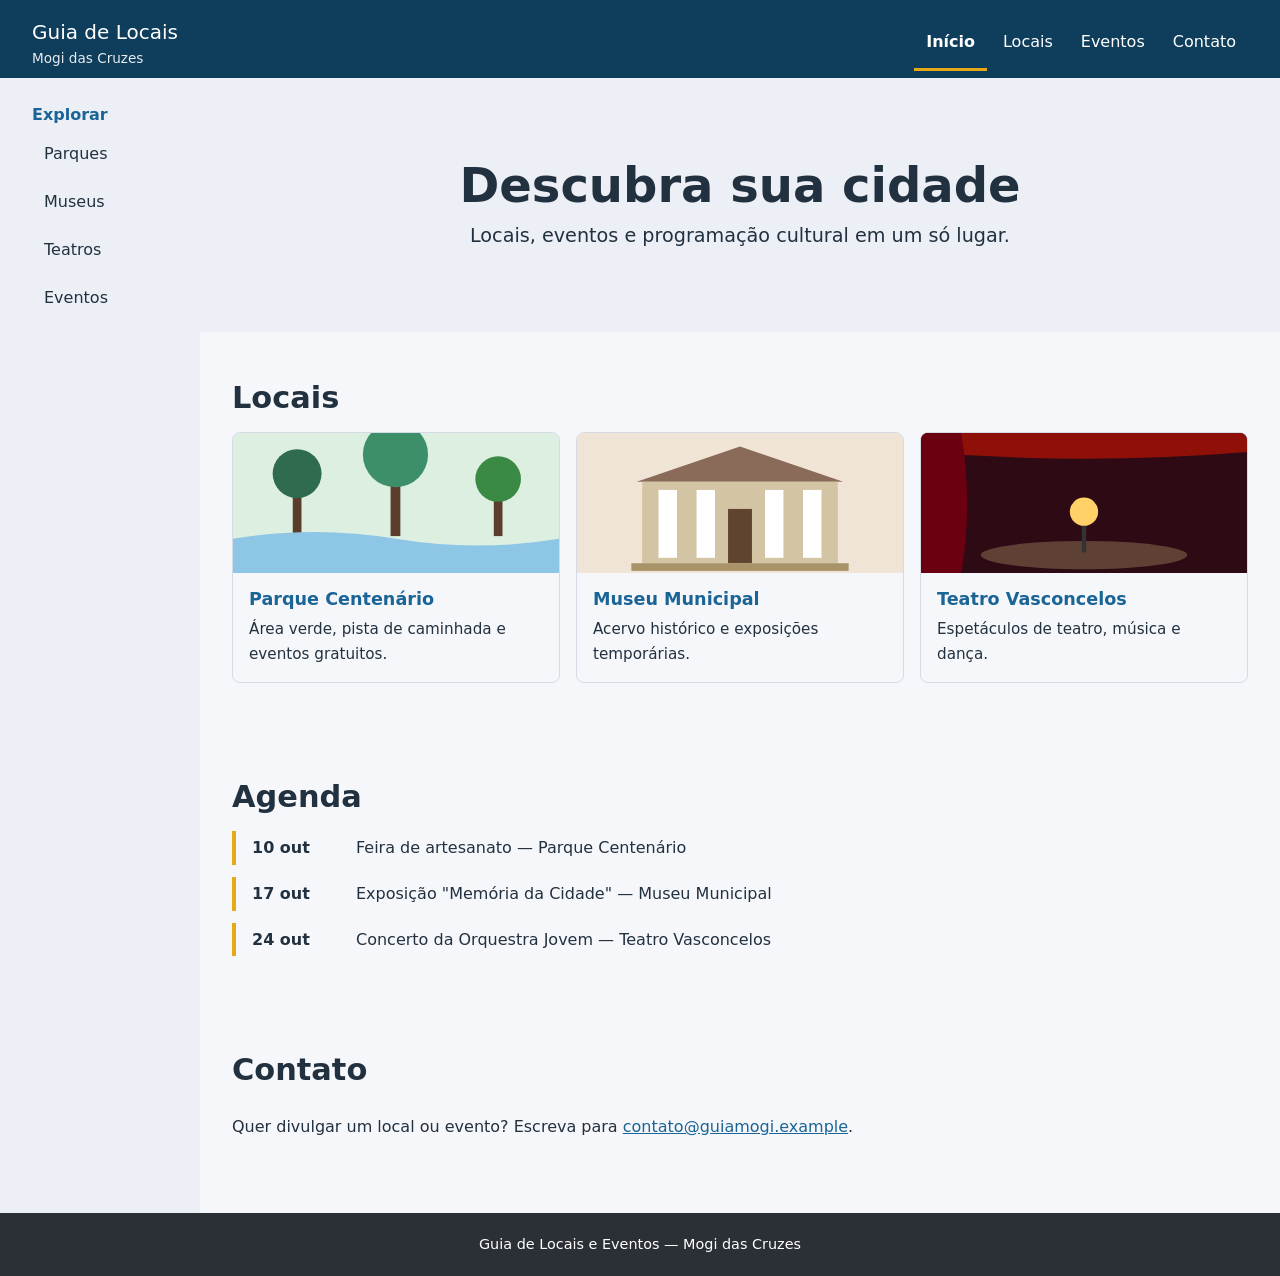
<file: index.html>
<!DOCTYPE html>
<html lang="pt-BR"><head><meta charset="utf-8"><meta name="viewport" content="width=device-width, initial-scale=1"><link rel="stylesheet" href="style.css">
<title>Guia de Locais e Eventos — Mogi das Cruzes</title>
<meta name="description" content="Parques, museus, teatros e agenda cultural de Mogi das Cruzes em um só lugar."></head>
<body>
<header class="topo" id="inicio"><div class="identidade"><p class="marca">Guia de Locais<small>Mogi das Cruzes</small></p></div>
<nav class="menu" aria-label="Menu principal">
<a href="index.html" class="ativo" aria-current="page">Início</a><a href="index.html#locais">Locais</a><a href="index.html#eventos">Eventos</a><a href="index.html#contato">Contato</a></nav></header>
<aside class="lado"><nav aria-label="Explorar por categoria"><h2>Explorar</h2><ul>
<li><a href="#parques">Parques</a></li><li><a href="#museus">Museus</a></li><li><a href="#teatros">Teatros</a></li><li><a href="#eventos">Eventos</a></li></ul></nav></aside>
<main class="conteudo">
<section class="vitrine"><h1>Descubra sua cidade</h1><p>Locais, eventos e programação cultural em um só lugar.</p></section>
<section class="secao" id="locais"><h2>Locais</h2><div class="cards">
<a class="card" id="parques" href="parque-centenario.html"><img src="images/parque.svg" width="600" height="300" alt="Árvores ao lado de um lago" loading="lazy"><div><h3>Parque Centenário</h3><p>Área verde, pista de caminhada e eventos gratuitos.</p></div></a>
<a class="card" id="museus" href="museu-municipal.html"><img src="images/museu.svg" width="600" height="300" alt="Fachada de museu com colunas" loading="lazy"><div><h3>Museu Municipal</h3><p>Acervo histórico e exposições temporárias.</p></div></a>
<a class="card" id="teatros" href="teatro-vasconcelos.html"><img src="images/teatro.svg" width="600" height="300" alt="Palco de teatro com holofote" loading="lazy"><div><h3>Teatro Vasconcelos</h3><p>Espetáculos de teatro, música e dança.</p></div></a>
</div></section>
<section class="secao" id="eventos"><h2>Agenda</h2><ul class="agenda">
<li><time datetime="2026-10-10">10 out</time><span>Feira de artesanato — Parque Centenário</span></li>
<li><time datetime="2026-10-17">17 out</time><span>Exposição "Memória da Cidade" — Museu Municipal</span></li>
<li><time datetime="2026-10-24">24 out</time><span>Concerto da Orquestra Jovem — Teatro Vasconcelos</span></li></ul></section>
<section class="secao contato" id="contato"><h2>Contato</h2><p>Quer divulgar um local ou evento? Escreva para <a href="mailto:contato@guiamogi.example">contato@guiamogi.example</a>.</p></section>
</main>
<footer class="rodape">Guia de Locais e Eventos — Mogi das Cruzes</footer>
</body></html>
</file>
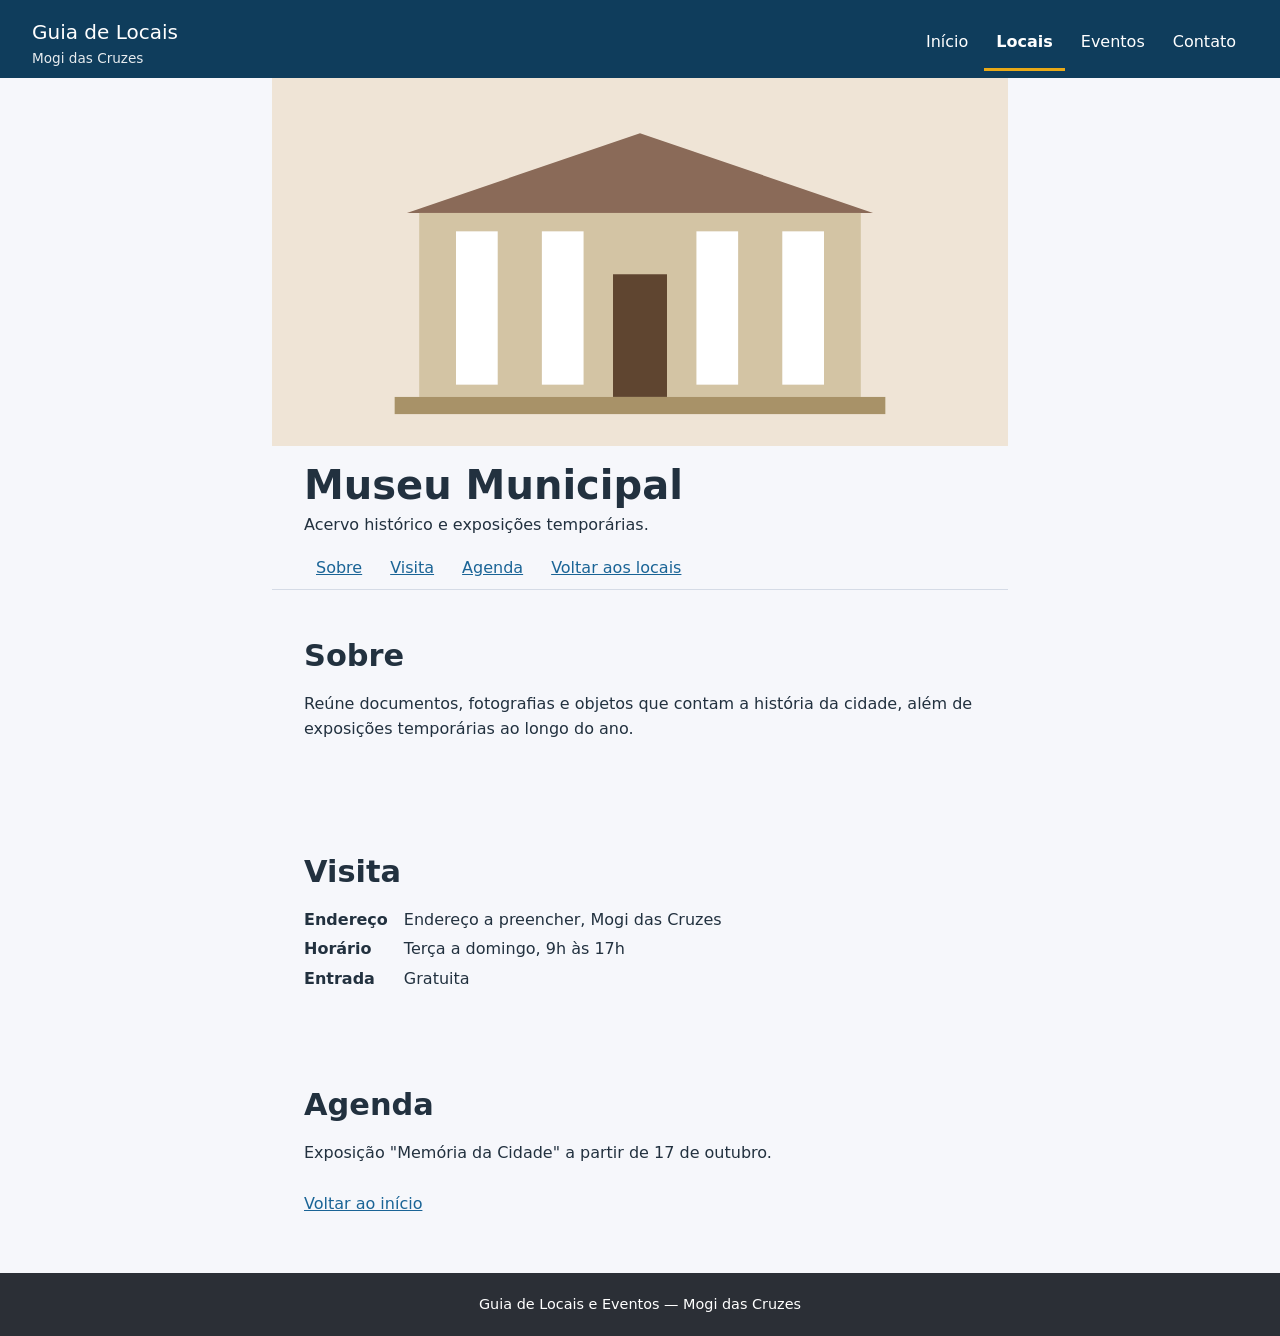
<file: museu-municipal.html>
<!DOCTYPE html>
<html lang="pt-BR"><head><meta charset="utf-8"><meta name="viewport" content="width=device-width, initial-scale=1"><link rel="stylesheet" href="style.css">
<title>Museu Municipal — Guia de Locais, Mogi das Cruzes</title>
<meta name="description" content="Acervo histórico e exposições temporárias."></head>
<body class="detalhe">
<header class="topo"><div class="identidade"><p class="marca">Guia de Locais<small>Mogi das Cruzes</small></p></div>
<nav class="menu" aria-label="Menu principal">
<a href="index.html">Início</a><a href="index.html#locais" class="ativo">Locais</a><a href="index.html#eventos">Eventos</a><a href="index.html#contato">Contato</a></nav></header>
<main class="conteudo">
<img class="capa" src="images/museu.svg" width="600" height="300" alt="Fachada de museu com colunas">
<h1>Museu Municipal</h1><p class="resumo">Acervo histórico e exposições temporárias.</p>
<nav class="nav-local" aria-label="Nesta página"><a href="#sobre">Sobre</a><a href="#visita">Visita</a><a href="#agenda">Agenda</a><a href="index.html#locais">Voltar aos locais</a></nav>
<section class="secao" id="sobre"><h2>Sobre</h2><p>Reúne documentos, fotografias e objetos que contam a história da cidade, além de exposições temporárias ao longo do ano.</p></section>
<section class="secao" id="visita"><h2>Visita</h2><dl class="ficha"><dt>Endereço</dt><dd>Endereço a preencher, Mogi das Cruzes</dd><dt>Horário</dt><dd>Terça a domingo, 9h às 17h</dd><dt>Entrada</dt><dd>Gratuita</dd></dl></section>
<section class="secao" id="agenda"><h2>Agenda</h2><p>Exposição "Memória da Cidade" a partir de 17 de outubro.</p><a class="voltar" href="index.html">Voltar ao início</a></section>
</main>
<footer class="rodape">Guia de Locais e Eventos — Mogi das Cruzes</footer>
</body></html>
</file>
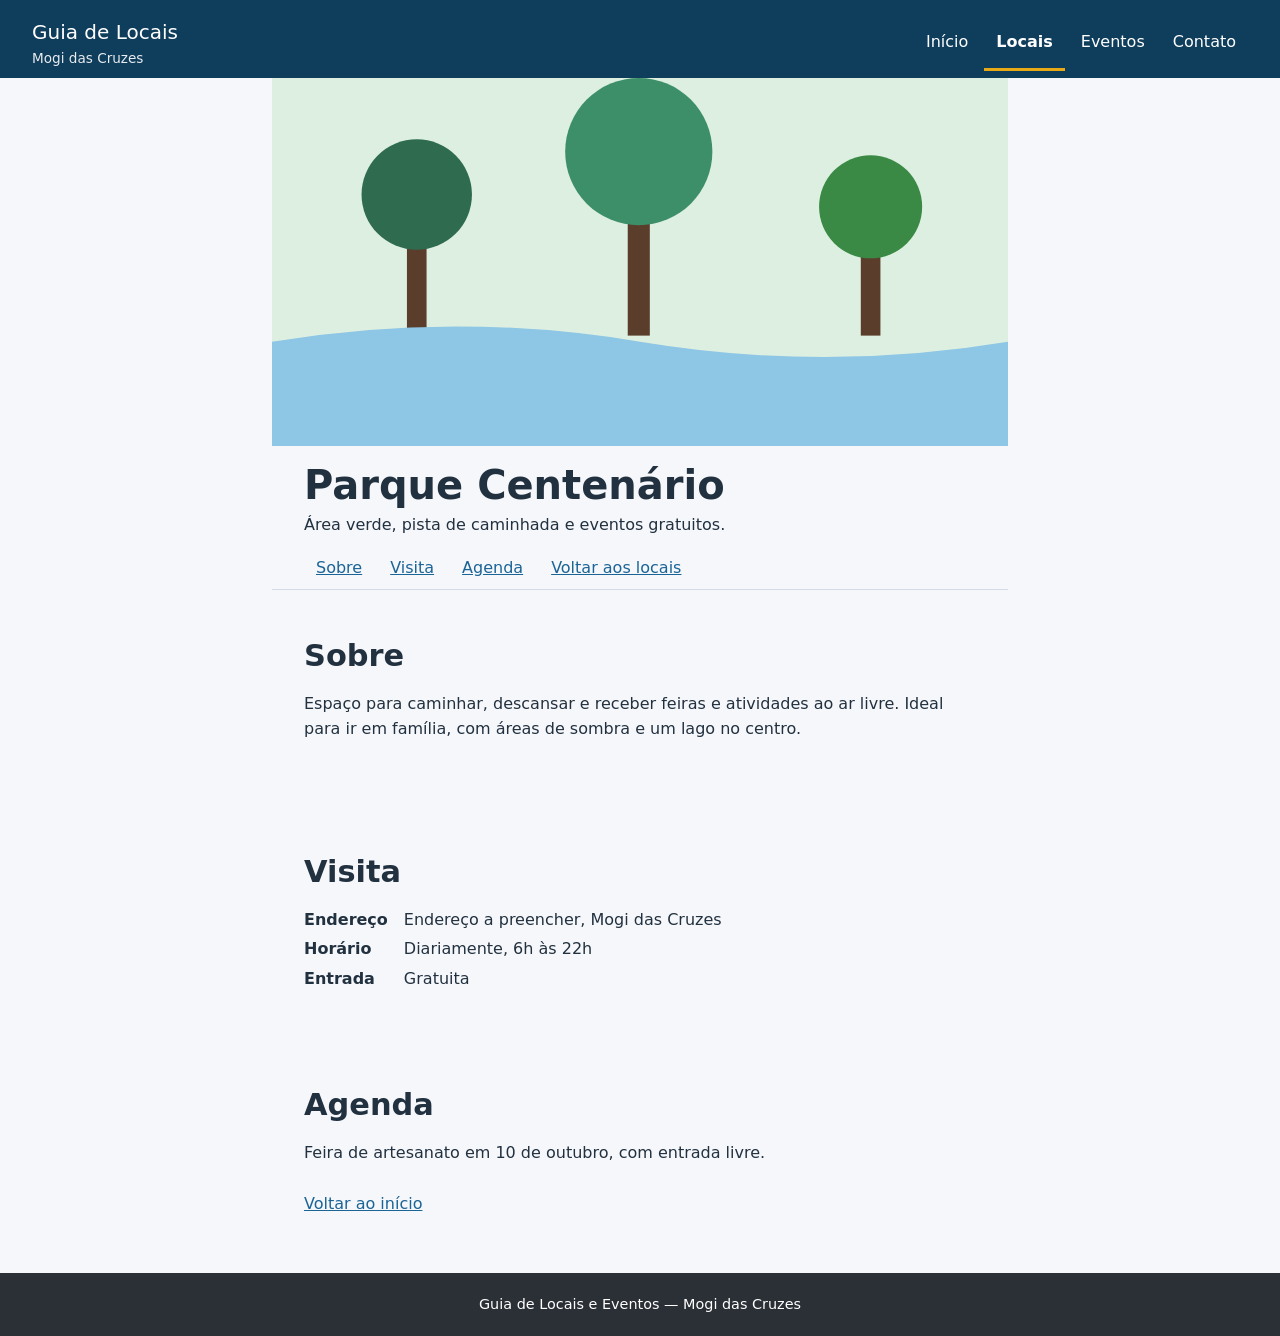
<file: parque-centenario.html>
<!DOCTYPE html>
<html lang="pt-BR"><head><meta charset="utf-8"><meta name="viewport" content="width=device-width, initial-scale=1"><link rel="stylesheet" href="style.css">
<title>Parque Centenário — Guia de Locais, Mogi das Cruzes</title>
<meta name="description" content="Área verde, pista de caminhada e eventos gratuitos."></head>
<body class="detalhe">
<header class="topo"><div class="identidade"><p class="marca">Guia de Locais<small>Mogi das Cruzes</small></p></div>
<nav class="menu" aria-label="Menu principal">
<a href="index.html">Início</a><a href="index.html#locais" class="ativo">Locais</a><a href="index.html#eventos">Eventos</a><a href="index.html#contato">Contato</a></nav></header>
<main class="conteudo">
<img class="capa" src="images/parque.svg" width="600" height="300" alt="Árvores ao lado de um lago">
<h1>Parque Centenário</h1><p class="resumo">Área verde, pista de caminhada e eventos gratuitos.</p>
<nav class="nav-local" aria-label="Nesta página"><a href="#sobre">Sobre</a><a href="#visita">Visita</a><a href="#agenda">Agenda</a><a href="index.html#locais">Voltar aos locais</a></nav>
<section class="secao" id="sobre"><h2>Sobre</h2><p>Espaço para caminhar, descansar e receber feiras e atividades ao ar livre. Ideal para ir em família, com áreas de sombra e um lago no centro.</p></section>
<section class="secao" id="visita"><h2>Visita</h2><dl class="ficha"><dt>Endereço</dt><dd>Endereço a preencher, Mogi das Cruzes</dd><dt>Horário</dt><dd>Diariamente, 6h às 22h</dd><dt>Entrada</dt><dd>Gratuita</dd></dl></section>
<section class="secao" id="agenda"><h2>Agenda</h2><p>Feira de artesanato em 10 de outubro, com entrada livre.</p><a class="voltar" href="index.html">Voltar ao início</a></section>
</main>
<footer class="rodape">Guia de Locais e Eventos — Mogi das Cruzes</footer>
</body></html>
</file>
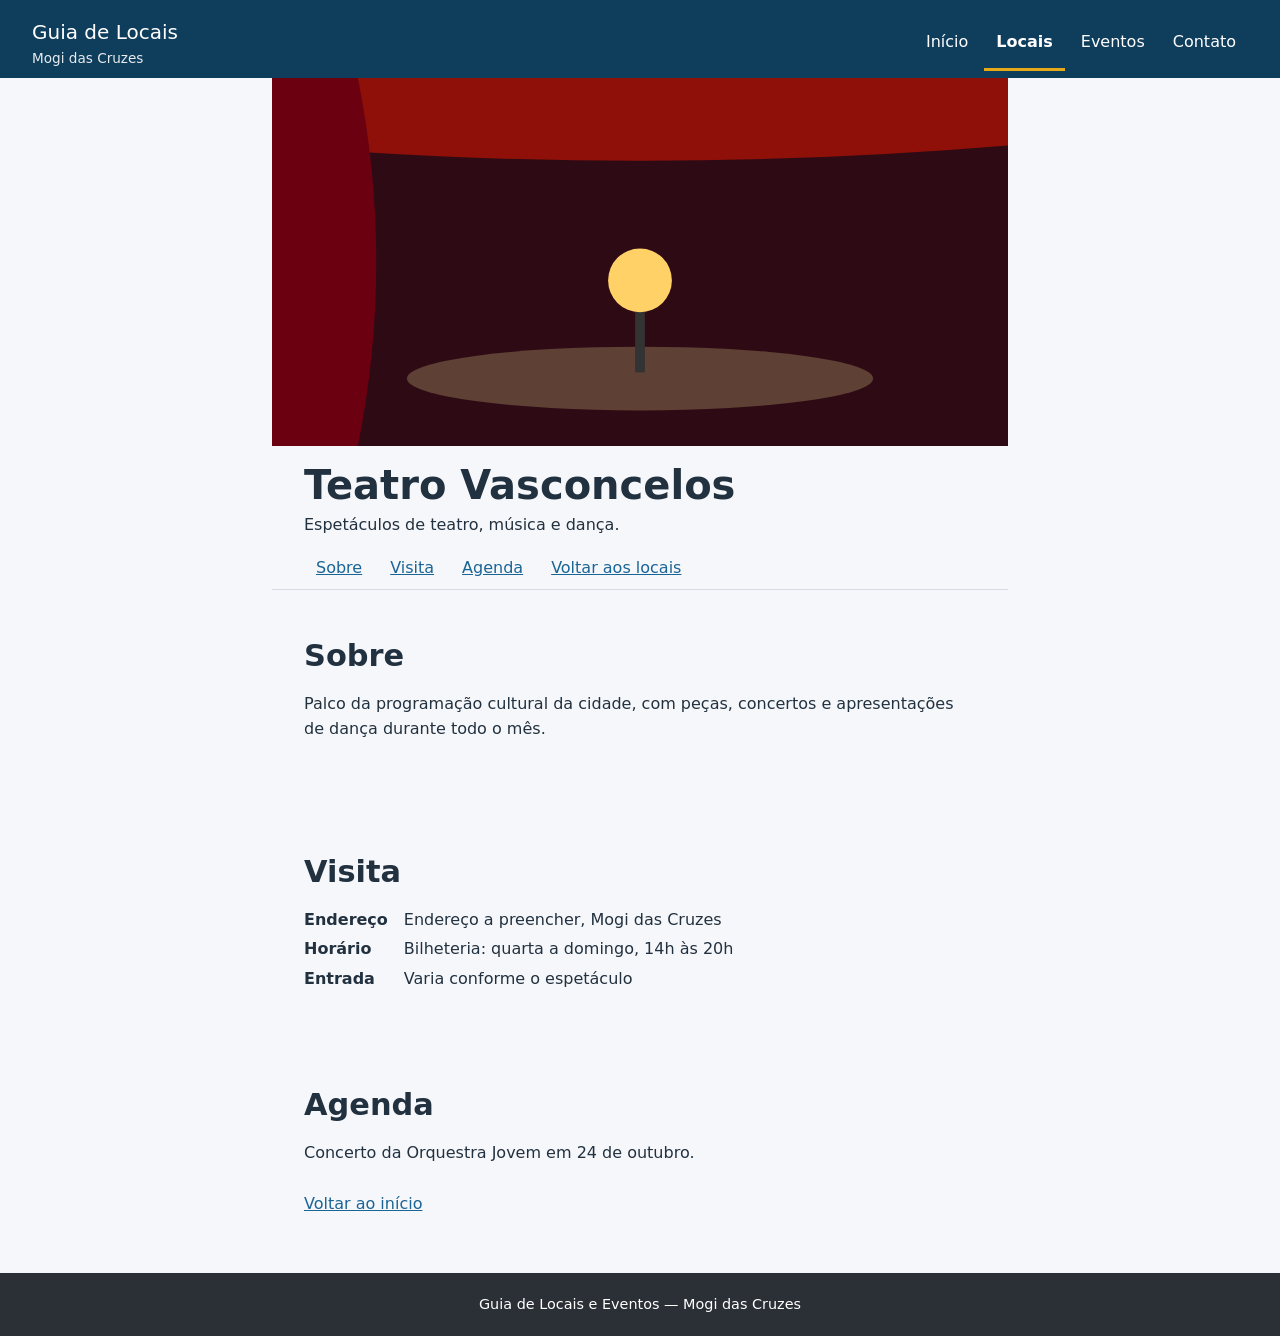
<file: teatro-vasconcelos.html>
<!DOCTYPE html>
<html lang="pt-BR"><head><meta charset="utf-8"><meta name="viewport" content="width=device-width, initial-scale=1"><link rel="stylesheet" href="style.css">
<title>Teatro Vasconcelos — Guia de Locais, Mogi das Cruzes</title>
<meta name="description" content="Espetáculos de teatro, música e dança."></head>
<body class="detalhe">
<header class="topo"><div class="identidade"><p class="marca">Guia de Locais<small>Mogi das Cruzes</small></p></div>
<nav class="menu" aria-label="Menu principal">
<a href="index.html">Início</a><a href="index.html#locais" class="ativo">Locais</a><a href="index.html#eventos">Eventos</a><a href="index.html#contato">Contato</a></nav></header>
<main class="conteudo">
<img class="capa" src="images/teatro.svg" width="600" height="300" alt="Palco de teatro com holofote">
<h1>Teatro Vasconcelos</h1><p class="resumo">Espetáculos de teatro, música e dança.</p>
<nav class="nav-local" aria-label="Nesta página"><a href="#sobre">Sobre</a><a href="#visita">Visita</a><a href="#agenda">Agenda</a><a href="index.html#locais">Voltar aos locais</a></nav>
<section class="secao" id="sobre"><h2>Sobre</h2><p>Palco da programação cultural da cidade, com peças, concertos e apresentações de dança durante todo o mês.</p></section>
<section class="secao" id="visita"><h2>Visita</h2><dl class="ficha"><dt>Endereço</dt><dd>Endereço a preencher, Mogi das Cruzes</dd><dt>Horário</dt><dd>Bilheteria: quarta a domingo, 14h às 20h</dd><dt>Entrada</dt><dd>Varia conforme o espetáculo</dd></dl></section>
<section class="secao" id="agenda"><h2>Agenda</h2><p>Concerto da Orquestra Jovem em 24 de outubro.</p><a class="voltar" href="index.html">Voltar ao início</a></section>
</main>
<footer class="rodape">Guia de Locais e Eventos — Mogi das Cruzes</footer>
</body></html>
</file>
<file: style.css>
/* Guia de Locais e Eventos — Mogi das Cruzes | folha única para todas as páginas */
:root{--azul:#1a6496;--azul-esc:#0f3d5c;--texto:#22313f;--fundo:#f6f7fb;--lateral:#eceff5;--borda:#d5dbe6;--dest:#e8a917;--rodape:#2b2f36}
@media (prefers-color-scheme:dark){:root{--texto:#e6ebf2;--fundo:#141a22;--lateral:#1b232e;--borda:#33404f;--azul:#7fbbe6;--azul-esc:#0f2a3f}}
*,*::before,*::after{box-sizing:border-box}
html{scroll-behavior:smooth}
@media (prefers-reduced-motion:reduce){html{scroll-behavior:auto}*{animation:none!important;transition:none!important}}
body{margin:0;font-family:system-ui,-apple-system,"Segoe UI",Roboto,sans-serif;line-height:1.6;color:var(--texto);background:var(--fundo);
 display:grid;min-height:100vh;grid-template-columns:minmax(0,1fr);
 grid-template-areas:"topo" "lado" "conteudo" "rodape";grid-template-rows:auto auto 1fr auto}
img{max-width:100%;height:auto;display:block}
a{color:var(--azul)}
:focus-visible{outline:3px solid var(--dest);outline-offset:2px;border-radius:3px}

/* topo + menu global */
.topo{grid-area:topo;background:var(--azul-esc);color:#fff;padding:.75rem clamp(1rem,4vw,2rem) 0;display:flex;flex-direction:column;gap:.5rem}
.identidade{display:flex;align-items:center}
.marca{margin:0;font-size:1.25rem}
.marca small{display:block;font-size:.85rem;font-weight:400;opacity:.9}
.menu{display:flex;flex-wrap:wrap;gap:.25rem}
.menu a{color:#fff;text-decoration:none;min-height:44px;min-width:44px;display:inline-flex;align-items:center;padding:0 .75rem;border-bottom:3px solid transparent}
.menu a:hover{background:rgba(255,255,255,.12)}
.menu a.ativo{border-bottom-color:var(--dest);font-weight:600}

/* lateral */
.lado{grid-area:lado;background:var(--lateral);padding:.75rem clamp(1rem,4vw,2rem)}
.lado h2{font-size:1rem;margin:0 0 .25rem;color:var(--azul)}
.lado ul{list-style:none;margin:0;padding:0;display:flex;flex-wrap:wrap;gap:.25rem}
.lado a{display:inline-flex;align-items:center;min-height:44px;padding:0 .75rem;color:var(--texto);text-decoration:none;border-radius:6px}
.lado a:hover{background:var(--borda)}

/* conteúdo */
.conteudo{grid-area:conteudo;min-width:0}
.vitrine{text-align:center;padding:clamp(2rem,8vw,5rem) clamp(1rem,4vw,2rem);background:var(--lateral)}
.vitrine h1{margin:0 0 .5rem;font-size:clamp(1.75rem,6vw,3rem);line-height:1.15}
.vitrine p{margin:0 auto;max-width:36rem;font-size:clamp(1rem,2.5vw,1.2rem)}
.secao{padding:clamp(1.5rem,5vw,3rem) clamp(1rem,4vw,2rem)}
.secao h2{margin:0 0 1rem;font-size:clamp(1.35rem,4vw,1.9rem);line-height:1.2}

/* cards: a quantidade de colunas o grid calcula sozinho */
.cards{display:grid;gap:1rem;grid-template-columns:repeat(auto-fit,minmax(min(230px,100%),1fr))}
.card{display:block;height:100%;background:var(--fundo);border:1px solid var(--borda);border-radius:8px;overflow:hidden;color:inherit;text-decoration:none}
.card:hover{border-color:var(--azul)}
.card img{width:100%;height:140px;object-fit:cover}
.card div{padding:.75rem 1rem 1rem}
.card h3{margin:0 0 .25rem;font-size:1.1rem;color:var(--azul)}
.card p{margin:0;font-size:.95rem}

/* agenda e contato */
.agenda{list-style:none;margin:0;padding:0;display:grid;gap:.75rem}
.agenda li{display:flex;gap:1rem;align-items:baseline;border-left:4px solid var(--dest);padding:.25rem 0 .25rem 1rem}
.agenda time{font-weight:700;min-width:5.5rem}
.contato a{display:inline-flex;align-items:center;min-height:44px}

.rodape{grid-area:rodape;background:var(--rodape);color:#fff;text-align:center;padding:1.25rem 1rem;font-size:.9rem}

/* página de detalhe: uma coluna só */
.detalhe .conteudo{width:100%;max-width:46rem;margin:0 auto}
.detalhe .capa{width:100%;aspect-ratio:2/1;object-fit:cover}
.detalhe h1{font-size:clamp(1.5rem,5vw,2.5rem);line-height:1.15;margin:1rem 0 .25rem;padding:0 clamp(1rem,4vw,2rem)}
.detalhe .resumo{padding:0 clamp(1rem,4vw,2rem);margin:0 0 .5rem}
.nav-local{display:flex;flex-wrap:wrap;gap:.25rem;padding:0 clamp(1rem,4vw,2rem);border-bottom:1px solid var(--borda)}
.nav-local a{display:inline-flex;align-items:center;min-height:44px;padding:0 .75rem}
.ficha{margin:0;display:grid;grid-template-columns:auto 1fr;gap:.25rem 1rem}
.ficha dt{font-weight:700}.ficha dd{margin:0}
.voltar{display:inline-flex;align-items:center;min-height:44px}

/* desenho novo (não é só quantidade): a lateral sobe para a coluna esquerda */
@media (min-width:700px){
 body{grid-template-areas:"topo topo" "lado conteudo" "rodape rodape";grid-template-columns:200px minmax(0,1fr)}
 .topo{flex-direction:row;justify-content:space-between;align-items:center;gap:2rem;padding-top:.5rem}
 .identidade{flex:0 0 auto;padding:.5rem 0}
 .menu{justify-content:flex-end}
 .menu a{min-height:56px}
 .lado ul{flex-direction:column}
 .lado{padding-top:1.5rem}
 .detalhe{grid-template-areas:"topo" "conteudo" "rodape";grid-template-columns:minmax(0,1fr)}
}
</file>
